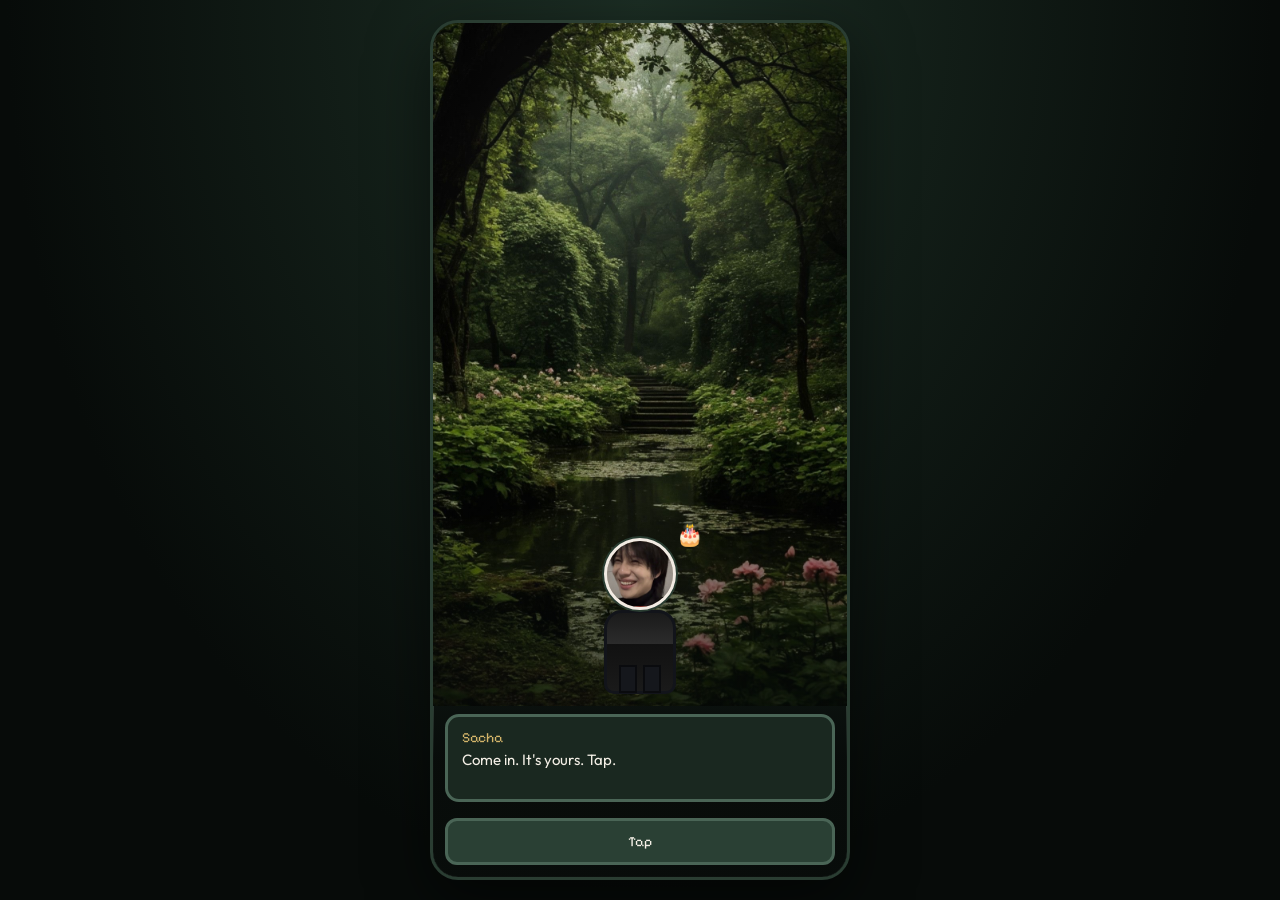
<file: index.html>
<!DOCTYPE html>
<html lang="en">
<head>
  <meta charset="UTF-8" />
  <meta name="viewport" content="width=device-width, initial-scale=1, viewport-fit=cover, maximum-scale=1" />
  <meta name="theme-color" content="#142018" />
  <meta name="apple-mobile-web-app-capable" content="yes" />
  <meta name="mobile-web-app-capable" content="yes" />
  <meta name="apple-mobile-web-app-status-bar-style" content="black-translucent" />
  <title>Zenon's Little World</title>
  <meta name="description" content="Come in. It's yours." />
  <meta property="og:type" content="website" />
  <meta property="og:title" content="Zenon's Little World" />
  <meta property="og:description" content="Come in. It's yours." />
  <meta property="og:url" content="https://mauvelita.github.io/zenons-little-world/" />
  <meta property="og:image" content="https://mauvelita.github.io/zenons-little-world/assets/og.jpg" />
  <meta property="og:image:type" content="image/jpeg" />
  <meta name="twitter:card" content="summary_large_image" />
  <meta name="twitter:title" content="Zenon's Little World" />
  <meta name="twitter:description" content="Come in. It's yours." />
  <meta name="twitter:image" content="https://mauvelita.github.io/zenons-little-world/assets/og.jpg" />
  <link rel="image_src" href="https://mauvelita.github.io/zenons-little-world/assets/og.jpg" />
  <link rel="preconnect" href="https://fonts.googleapis.com" />
  <link rel="preconnect" href="https://fonts.gstatic.com" crossorigin />
  <link href="https://fonts.googleapis.com/css2?family=Pixelify+Sans:wght@400;700&family=Outfit:wght@400;600;700&display=swap" rel="stylesheet" />
  <link rel="stylesheet" href="css/style.css?v=18" />
</head>
<body>
  <div id="app">
    <div id="phone" class="phone">
      <!-- meters -->
      <header id="hud" class="hud hidden">
        <div class="meter">
          <span class="meter-label">Battery</span>
          <div class="meter-bar"><div id="battery-fill" class="meter-fill battery"></div></div>
          <span id="battery-pct" class="meter-pct">0%</span>
        </div>
        <div class="mood-chip">
          <span>Sacha</span>
          <span id="mood-emoji" class="mood-emoji">♡</span>
        </div>
      </header>

      <!-- scene stage -->
      <main id="stage" class="stage">
        <div id="bg" class="bg" style="background-image:url('assets/bg/party.jpeg')"></div>
        <div id="confetti" class="confetti hidden" aria-hidden="true"></div>
        <div id="actors" class="actors">
          <div class="chibi sacha">
            <div class="body"><div class="legs"><i></i><i></i></div></div>
            <img class="face" alt="sacha" src="assets/faces/sacha/happysacha.jpeg" />
            <span class="emoji-tag">🎂</span>
          </div>
        </div>
        <div id="emoji-pop" class="emoji-pop" aria-hidden="true"></div>
        <div id="hotspots" class="hotspots"></div>
      </main>

      <!-- dialogue -->
      <section id="dialogue" class="dialogue">
        <div class="bubble-wrap">
          <p id="speaker" class="speaker">Sacha</p>
          <p id="bubble-text" class="bubble-text">Come in. It's yours. Tap.</p>
        </div>
        <div id="choices" class="choices"></div>
        <button id="btn-next" class="btn-next" type="button">Tap</button>
      </section>

      <!-- action dock -->
      <nav id="dock" class="dock hidden">
        <button type="button" data-action="kiss">💋 Kiss</button>
        <button type="button" data-action="feed">🐱 Feed</button>
        <button type="button" data-action="chomp">🦷 Chomp</button>
        <button type="button" data-action="challenges">✦ Go</button>
      </nav>

      <!-- modal overlays -->
      <div id="modal" class="modal hidden" role="dialog" aria-modal="true">
        <div class="modal-card">
          <h2 id="modal-title"></h2>
          <div id="modal-body"></div>
          <div id="modal-actions" class="modal-actions"></div>
        </div>
      </div>

      <!-- name gate -->
      <div id="name-gate" class="modal hidden">
        <div class="modal-card">
          <h2>What should Sacha call you?</h2>
          <p class="hint">Any nickname — saved for next visits.</p>
          <input id="nickname-input" type="text" maxlength="24" placeholder="e.g. big daddy" autocomplete="off" />
          <div class="modal-actions">
            <button type="button" id="btn-save-name" class="btn primary">Continue</button>
          </div>
        </div>
      </div>

      <!-- flash fx -->
      <div id="fx" class="fx hidden"></div>
    </div>
  </div>

  <script src="js/state.js?v=13"></script>
  <script src="js/audio.js?v=7"></script>
  <script src="js/ui.js?v=17"></script>
  <script src="js/scenes.js?v=18"></script>
  <script src="js/main.js?v=18"></script>
</body>
</html>
</file>
<file: css/style.css>
:root {
  --bg: #0e1612;
  --panel: #1a2820;
  --panel-2: #24352b;
  --ink: #f4efe6;
  --muted: #a8b5aa;
  --pearl: #e8e6e1;
  --lily: #7cb389;
  --blush: #e8a0b0;
  --gold: #d4b56a;
  --danger: #c45c6a;
  --app-h: 100svh;
  --phone-w: min(420px, 100vw);
  --phone-h: min(860px, var(--app-h));
  --radius: 18px;
  --safe-top: env(safe-area-inset-top, 0px);
  --safe-bot: env(safe-area-inset-bottom, 0px);
  --font-display: "Pixelify Sans", ui-rounded, system-ui, sans-serif;
  --font-ui: "Outfit", system-ui, sans-serif;
}

* { box-sizing: border-box; }
html, body {
  margin: 0;
  min-height: 100vh;
  min-height: 100svh;
  height: 100%;
  height: var(--app-h, 100svh);
  background: radial-gradient(ellipse at top, #1c2e24, #070b09 70%);
  color: var(--ink);
  font-family: var(--font-ui);
  -webkit-tap-highlight-color: transparent;
  user-select: none;
  overflow: hidden;
  overscroll-behavior: none;
}

#app {
  min-height: 100vh;
  min-height: 100svh;
  height: var(--app-h, 100svh);
  display: grid;
  place-items: center;
  padding: 8px;
}

.phone {
  width: var(--phone-w);
  height: var(--phone-h);
  min-height: 480px;
  max-height: none;
  background: var(--bg);
  border: 3px solid #2a3d32;
  border-radius: 28px;
  overflow: hidden;
  position: relative;
  display: flex;
  flex-direction: column;
  box-shadow:
    0 0 0 1px #5a7464 inset,
    0 20px 60px rgba(0,0,0,.55);
}

.hidden { display: none !important; }

/* HUD */
.hud {
  position: absolute;
  top: 0; left: 0; right: 0;
  z-index: 20;
  display: flex;
  justify-content: space-between;
  align-items: center;
  gap: 8px;
  padding: calc(10px + var(--safe-top)) 12px 10px;
  background: linear-gradient(to bottom, rgba(8,14,10,.92), transparent);
  pointer-events: none;
}
.meter { flex: 1; min-width: 0; }
.meter-label, .meter-pct, .mood-chip {
  font-family: var(--font-display);
  font-size: 12px;
  letter-spacing: .04em;
}
.meter-bar {
  height: 10px;
  background: #0a120e;
  border: 2px solid #3d5648;
  margin: 3px 0;
  image-rendering: pixelated;
}
.meter-fill {
  height: 100%;
  width: 0%;
  transition: width .35s ease;
}
.meter-fill.battery {
  background: linear-gradient(90deg, #6bb08a, #d4b56a 70%, #f0d98a);
}
.mood-chip {
  display: flex;
  align-items: center;
  gap: 6px;
  background: rgba(26,40,32,.9);
  border: 2px solid #4a6556;
  padding: 6px 10px;
  border-radius: 999px;
}
.mood-emoji { font-size: 18px; }

/* Stage */
.stage {
  flex: 1;
  position: relative;
  overflow: visible;
  min-height: 0;
}
.bg {
  position: absolute;
  inset: 0;
  background-color: #142018;
  background-position: center;
  background-size: cover;
  background-repeat: no-repeat;
  image-rendering: auto;
  overflow: hidden;
}
.bg::after {
  content: "";
  position: absolute;
  inset: 0;
  background:
    radial-gradient(circle at 50% 20%, rgba(232,230,225,.08), transparent 45%),
    linear-gradient(to top, rgba(8,12,10,.55), transparent 40%);
  pointer-events: none;
}

.confetti {
  position: absolute;
  inset: 0;
  pointer-events: none;
  z-index: 5;
  overflow: hidden;
}
.confetti span {
  position: absolute;
  top: -12px;
  width: 8px;
  height: 10px;
  animation: fall linear infinite;
  image-rendering: pixelated;
}
@keyframes fall {
  to { transform: translateY(110vh) rotate(360deg); }
}

.actors {
  position: absolute;
  inset: 0;
  z-index: 4;
  display: flex;
  align-items: flex-end;
  justify-content: center;
  padding-top: 64px;
  padding-bottom: 12px;
  gap: 16px;
  pointer-events: none;
}

.chibi {
  position: relative;
  width: 118px;
  height: 156px;
  flex-shrink: 0;
  overflow: visible;
}
.chibi.bounce { animation: bounce 0.7s ease infinite; }
.chibi.timeout {
  transform: translateX(-24px) scale(.94);
  transform-origin: center bottom;
  filter: grayscale(.35) brightness(.85);
}
.chibi.drenched { filter: none; }
.chibi.drenched .face {
  filter: sepia(0.65) saturate(1.7) brightness(0.72) contrast(1.05);
  box-shadow:
    0 0 0 2px #2a3d32,
    inset 0 -14px 18px rgba(62, 28, 8, 0.55),
    inset 0 8px 10px rgba(160, 100, 40, 0.2);
}
.chibi.drenched .body {
  background: linear-gradient(180deg, #5c3414 0%, #2a1a10 40%, #15130f 100%) !important;
  box-shadow: inset 0 16px 14px rgba(80, 40, 12, 0.45);
}
.chibi.drenched::after {
  content: "";
  position: absolute;
  z-index: 3;
  left: 50%;
  top: 0;
  width: 62%;
  aspect-ratio: 1;
  transform: translateX(-50%);
  border-radius: 50%;
  pointer-events: none;
  background:
    radial-gradient(circle at 35% 25%, rgba(255, 210, 150, 0.28), transparent 38%),
    linear-gradient(180deg, rgba(90, 48, 18, 0.12) 20%, rgba(55, 26, 8, 0.5) 100%);
}
.chibi.drenched::before {
  content: "";
  position: absolute;
  z-index: 4;
  left: 46%;
  top: 46%;
  width: 7px;
  height: 26px;
  border-radius: 8px;
  pointer-events: none;
  background: linear-gradient(#7a4a1c, #3d1e08);
  box-shadow:
    12px 8px 0 0 #5a3010,
    -11px 12px 0 -1px #6b3a14,
    3px 20px 0 -2px #4a250c,
    16px 18px 0 -2px #3d1e08;
  animation: coffee-drip 1.15s ease-in-out infinite;
}
@keyframes coffee-drip {
  0%, 100% { transform: translateY(0); opacity: 1; }
  50% { transform: translateY(8px); opacity: 0.8; }
}
@keyframes bounce {
  0%, 100% { transform: translateY(0); }
  50% { transform: translateY(-10px); }
}

.chibi .body {
  position: absolute;
  z-index: 1;
  left: 50%;
  bottom: 0;
  width: 72px;
  height: 84px;
  transform: translateX(-50%);
  transform-origin: center bottom;
  background: #2a2e38;
  border: 3px solid #12141a;
  border-radius: 18px 18px 10px 10px;
  image-rendering: pixelated;
}
.chibi.sacha .body {
  background: linear-gradient(180deg, #1a1a1a 0%, #2c2c2c 40%, #111 40%, #1a1a1a 100%);
}
.chibi.zenon .body {
  background: linear-gradient(180deg, #252830, #1a1c24);
}
.chibi .legs {
  position: absolute;
  bottom: -2px; left: 50%;
  width: 54px; height: 28px;
  transform: translateX(-50%);
  display: flex; gap: 6px; justify-content: center;
}
.chibi .legs i {
  width: 18px; height: 28px;
  background: #15171c;
  border: 2px solid #0a0b0e;
  display: block;
}
.chibi .face {
  position: absolute;
  z-index: 2;
  left: 50%;
  top: 0;
  width: 72px;
  height: 72px;
  transform: translateX(-50%);
  border-radius: 50%;
  border: 3px solid #f2ebe3;
  box-shadow: 0 0 0 2px #2a3d32;
  object-fit: cover;
  object-position: center 18%;
  background: #c9b8a6;
  image-rendering: auto;
}
.chibi .halo-wear {
  position: absolute;
  z-index: 0;
  left: 50%;
  top: -18px;
  width: 96px;
  height: 88px;
  transform: translateX(-50%);
  object-fit: contain;
  object-position: top center;
  pointer-events: none;
  image-rendering: pixelated;
}
.chibi.halo-on .halo-wear {
  animation: halo-settle .45s ease;
}
@keyframes halo-settle {
  from { transform: translateX(-50%) translateY(-12px) scale(.9); opacity: 0; }
  to { transform: translateX(-50%) translateY(0) scale(1); opacity: 1; }
}
.chibi .emoji-tag {
  position: absolute;
  z-index: 3;
  top: -18px;
  right: -4px;
  font-size: 22px;
  animation: pop .4s ease;
}
@keyframes pop {
  from { transform: scale(0); opacity: 0; }
  to { transform: scale(1); opacity: 1; }
}

.cat-sprite {
  position: absolute;
  width: 92px;
  height: 92px;
  object-fit: contain;
  image-rendering: pixelated;
  bottom: 10%;
  left: 2%;
  z-index: 8;
  pointer-events: auto;
  cursor: pointer;
  filter: drop-shadow(0 3px 0 #0a120e) drop-shadow(0 8px 10px rgba(0,0,0,.45));
}
.prop {
  position: absolute;
  image-rendering: pixelated;
  z-index: 8;
  cursor: pointer;
  pointer-events: auto;
}
.prop.spidey { width: 56px; top: 18%; right: 8%; }
.prop.cup { width: 40px; bottom: 10%; right: 3%; }
.prop.halo { width: 56px; top: 16%; left: 42%; }
.prop.shrine {
  width: 110px;
  top: 12%;
  left: 5%;
  border: 3px solid #d4b56a;
  border-radius: 6px;
  box-shadow: 0 0 0 2px #2a3d32, 0 8px 20px rgba(0,0,0,.35);
  object-fit: cover;
  image-rendering: auto;
  aspect-ratio: 3/4;
}

.emoji-pop {
  position: absolute;
  z-index: 15;
  font-size: 42px;
  pointer-events: none;
  opacity: 0;
  transition: opacity .15s, transform .4s;
}
.emoji-pop.show {
  opacity: 1;
  transform: translateY(-40px) scale(1.2);
}

.hotspots { position: absolute; inset: 0; z-index: 6; pointer-events: none; }
.hotspots button {
  pointer-events: auto;
  position: absolute;
  font-family: var(--font-display);
  font-size: 12px;
  background: rgba(20, 32, 24, .85);
  color: var(--pearl);
  border: 2px solid var(--gold);
  padding: 6px 10px;
  border-radius: 8px;
}

/* Dialogue sits in the column so characters stay visible above it */
.dialogue {
  position: relative;
  flex: 0 0 auto;
  z-index: 30;
  padding: 8px 12px calc(12px + var(--safe-bot));
  background: linear-gradient(to top, rgba(8,12,10,.96) 70%, rgba(8,12,10,.55));
}
.phone:has(#dialogue:not(.hidden)) .dock {
  display: none !important;
}
.bubble-wrap {
  background: var(--panel);
  border: 3px solid #4a6556;
  border-radius: 14px;
  padding: 12px 14px 16px;
  min-height: 88px;
  box-shadow: 0 0 0 1px #1a2820 inset;
}
.speaker {
  margin: 0 0 4px;
  font-family: var(--font-display);
  color: var(--gold);
  font-size: 14px;
}
.bubble-text {
  margin: 0;
  font-size: 15px;
  line-height: 1.35;
  color: var(--ink);
}
.choices {
  display: flex;
  flex-direction: column;
  gap: 8px;
  margin-top: 8px;
}
.choices button, .btn-next, .btn, .dock button, .modal-actions button {
  font-family: var(--font-display);
  font-size: 14px;
  border: 3px solid #4a6556;
  background: var(--panel-2);
  color: var(--ink);
  padding: 12px 14px;
  border-radius: 12px;
  cursor: pointer;
  min-height: 44px;
  touch-action: manipulation;
}
.choices button:active, .btn:active, .dock button:active { transform: scale(.98); }
.btn.primary, .choices button.primary {
  background: linear-gradient(180deg, #3d6b52, #2a4a38);
  border-color: var(--gold);
}
.btn-next {
  width: 100%;
  margin-top: 8px;
  background: #2a4034;
}
.btn-next.hidden, .choices:empty + .btn-next { }

/* Dock */
.dock {
  position: relative;
  flex: 0 0 auto;
  z-index: 25;
  display: grid;
  grid-template-columns: repeat(4, 1fr);
  gap: 6px;
  padding: 10px 8px calc(10px + var(--safe-bot));
  background: rgba(10, 16, 12, .94);
  border-top: 3px solid #2a3d32;
}
.dock button { padding: 10px 4px; font-size: 12px; }

/* Modal */
.modal {
  position: absolute;
  inset: 0;
  z-index: 40;
  background: rgba(5, 8, 6, .72);
  display: grid;
  place-items: center;
  padding: calc(18px + var(--safe-top)) 18px calc(18px + var(--safe-bot));
}
.modal-card {
  width: 100%;
  max-width: 340px;
  background: var(--panel);
  border: 3px solid var(--gold);
  border-radius: 16px;
  padding: 18px;
}
.modal-card h2 {
  margin: 0 0 8px;
  font-family: var(--font-display);
  font-size: 22px;
  color: var(--pearl);
}
.hint { color: var(--muted); font-size: 13px; margin: 0 0 12px; }
.modal-card input {
  width: 100%;
  padding: 12px;
  border-radius: 10px;
  border: 3px solid #4a6556;
  background: #0e1612;
  color: var(--ink);
  font-size: 16px;
  font-family: var(--font-ui);
  margin-bottom: 12px;
}
.modal-actions { display: flex; flex-direction: column; gap: 8px; }
.challenge-list { display: flex; flex-direction: column; gap: 8px; margin: 8px 0 12px; }
.challenge-list button { text-align: left; }
.challenge-list button.done { opacity: .55; border-color: var(--lily); }
.challenge-list small { display: block; color: var(--muted); font-family: var(--font-ui); font-size: 12px; font-weight: 400; }

.fx {
  position: absolute;
  inset: 0;
  z-index: 50;
  pointer-events: none;
  display: grid;
  place-items: center;
  font-size: 64px;
  background: rgba(0,0,0,.25);
}
.fx.hearts { color: var(--blush); }
.fx.splash {
  background:
    radial-gradient(circle at 50% 42%, rgba(140, 72, 22, 0.5), transparent 55%),
    rgba(40, 16, 4, 0.28);
  color: #c4a06a;
}

.shrine-view {
  width: 100%;
  border-radius: 10px;
  border: 3px solid var(--gold);
  margin: 8px 0;
  image-rendering: auto;
}

.end-card {
  text-align: center;
}
.end-card h2 { color: var(--blush); }
.end-card p { line-height: 1.4; }

@media (max-height: 700px) {
  .chibi { width: 100px; height: 136px; }
  .chibi .face { width: 64px; height: 64px; }
  .chibi .body { width: 60px; height: 72px; }
  .bubble-wrap { min-height: 72px; padding: 10px; }
}

/* Real phones: fill the screen, drop the fake device chrome */
@media (max-width: 540px) {
  #app {
    padding: 0;
    place-items: stretch;
    min-height: 100vh;
    min-height: 100svh;
  }
  .phone {
    width: 100%;
    height: 100%;
    min-height: 100vh;
    min-height: 100svh;
    max-height: none;
    border: none;
    border-radius: 0;
    box-shadow: none;
  }
  .chibi { width: min(34vw, 130px); height: min(44vw, 168px); }
  .chibi .face { width: min(20vw, 78px); height: min(20vw, 78px); }
  .chibi .body { width: min(22vw, 76px); height: min(24vw, 90px); }
  .bubble-wrap { min-height: 0; }
  .cat-sprite {
    width: 58px;
    height: 58px;
    left: 4px;
    bottom: 6%;
  }
  .prop.cup {
    width: 32px;
    right: 4px;
    bottom: 6%;
  }
}
</file>
